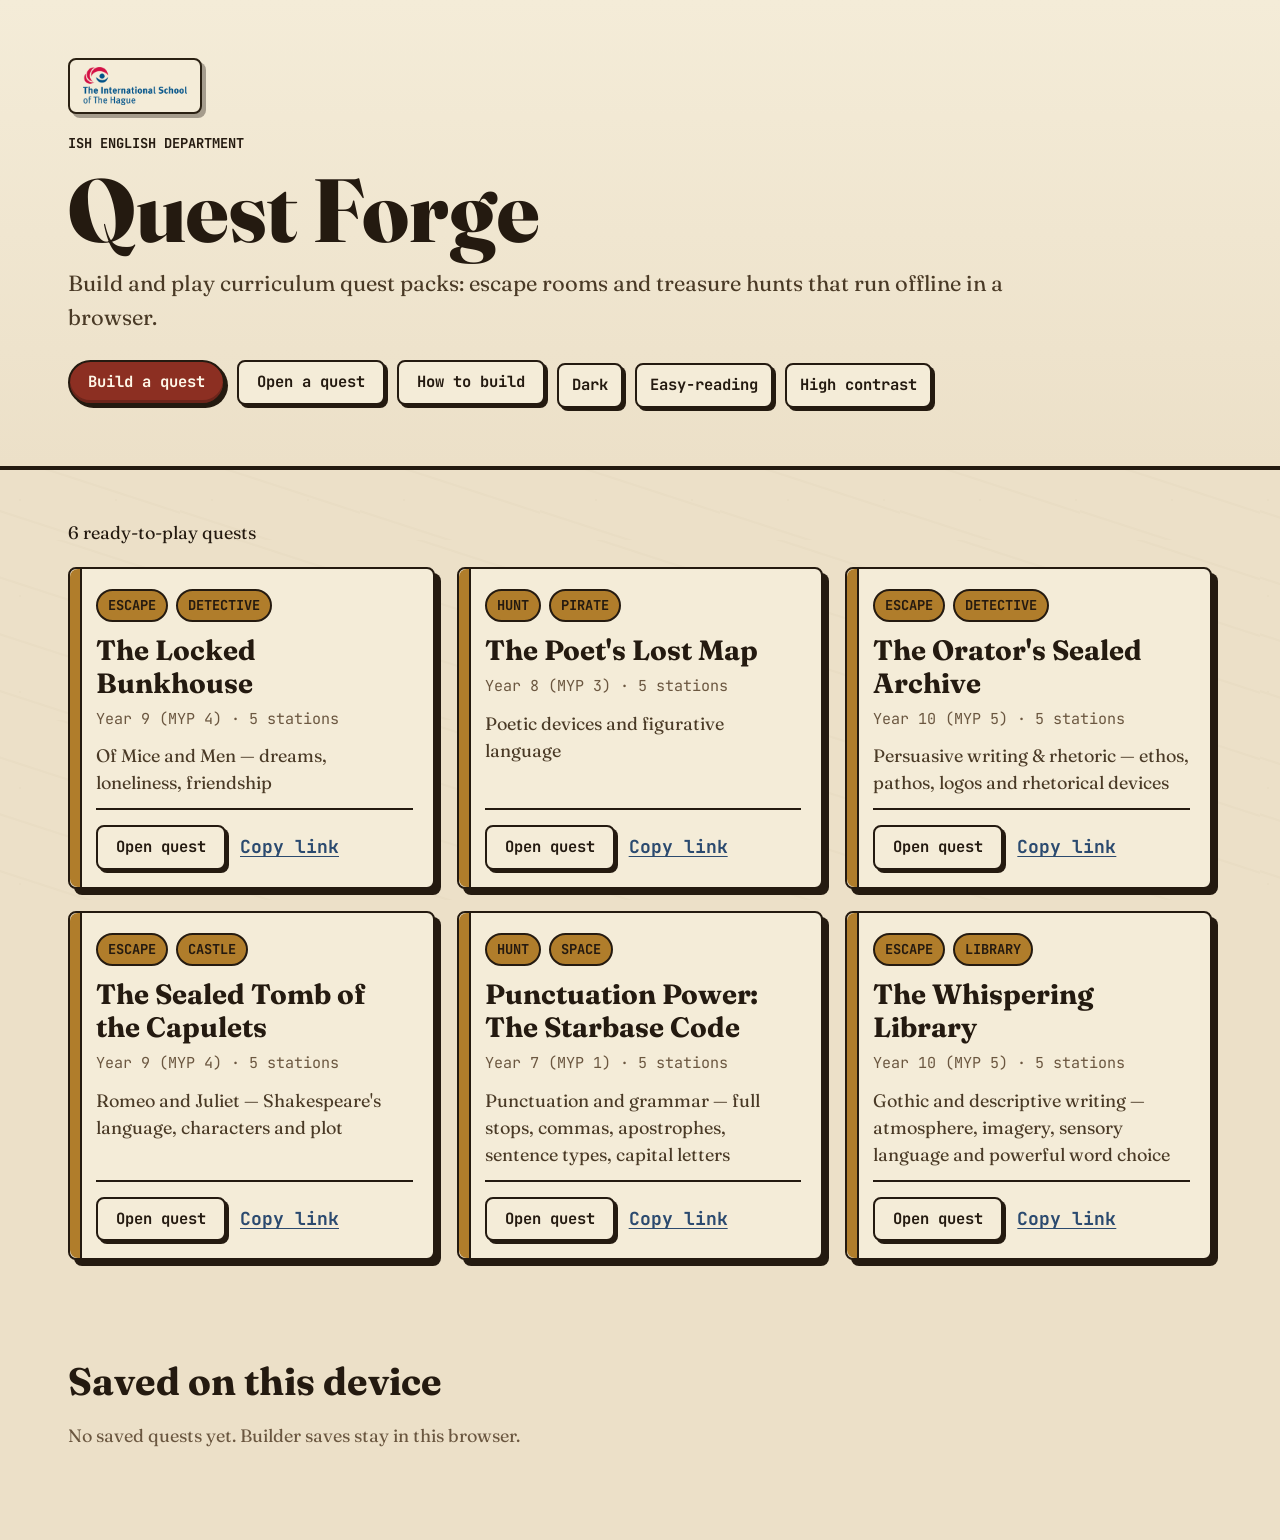
<file: index.html>
<!DOCTYPE html>
<html lang="en" data-theme="light" data-font="standard" data-contrast="normal">
<head>
  <meta charset="UTF-8" />
  <meta name="viewport" content="width=device-width, initial-scale=1.0" />
  <meta name="description" content="Quest Forge for the ISH English department: build and play browser-based English escape rooms and treasure hunts." />
  <title>Quest Forge · ISH English</title>
  <script>
    (function () {
      try {
        var raw = localStorage.getItem("ishQuest.prefs.v1");
        var p = raw ? JSON.parse(raw) : {};
        var theme = p.theme || (matchMedia("(prefers-color-scheme: dark)").matches ? "dark" : "light");
        document.documentElement.dataset.theme = theme;
        document.documentElement.dataset.font = p.font === "dyslexic" ? "dyslexic" : "standard";
        document.documentElement.dataset.contrast = p.contrast ? "high" : "normal";
        document.documentElement.dataset.size = p.biggerText ? "big" : "normal";
      } catch (e) {}
    })();
  </script>
  <link rel="preconnect" href="https://fonts.googleapis.com" />
  <link rel="preconnect" href="https://fonts.gstatic.com" crossorigin />
  <link href="https://fonts.googleapis.com/css2?family=Atkinson+Hyperlegible:wght@400;700&family=Fraunces:opsz,wght@9..144,600..900&family=JetBrains+Mono:wght@400;600;700&display=swap" rel="stylesheet" />
  <link rel="icon" href="assets/favicon.svg" />
  <link rel="stylesheet" href="styles.css?v=3" />
  <script src="config.js?v=3"></script>
</head>
<body>
  <a class="skip-link" href="#main">Skip to quests</a>
  <div id="launcherRoot"></div>
  <div class="toast" id="toast" role="status" aria-live="polite" hidden></div>

  <script src="vendor/lz-string.min.js?v=3"></script>
  <script src="schema.js?v=3"></script>
  <script src="store.js?v=3"></script>
  <script src="share.js?v=3"></script>
  <script src="data.js?v=3"></script>
  <script src="launcher.js?v=3"></script>
</body>
</html>
</file>
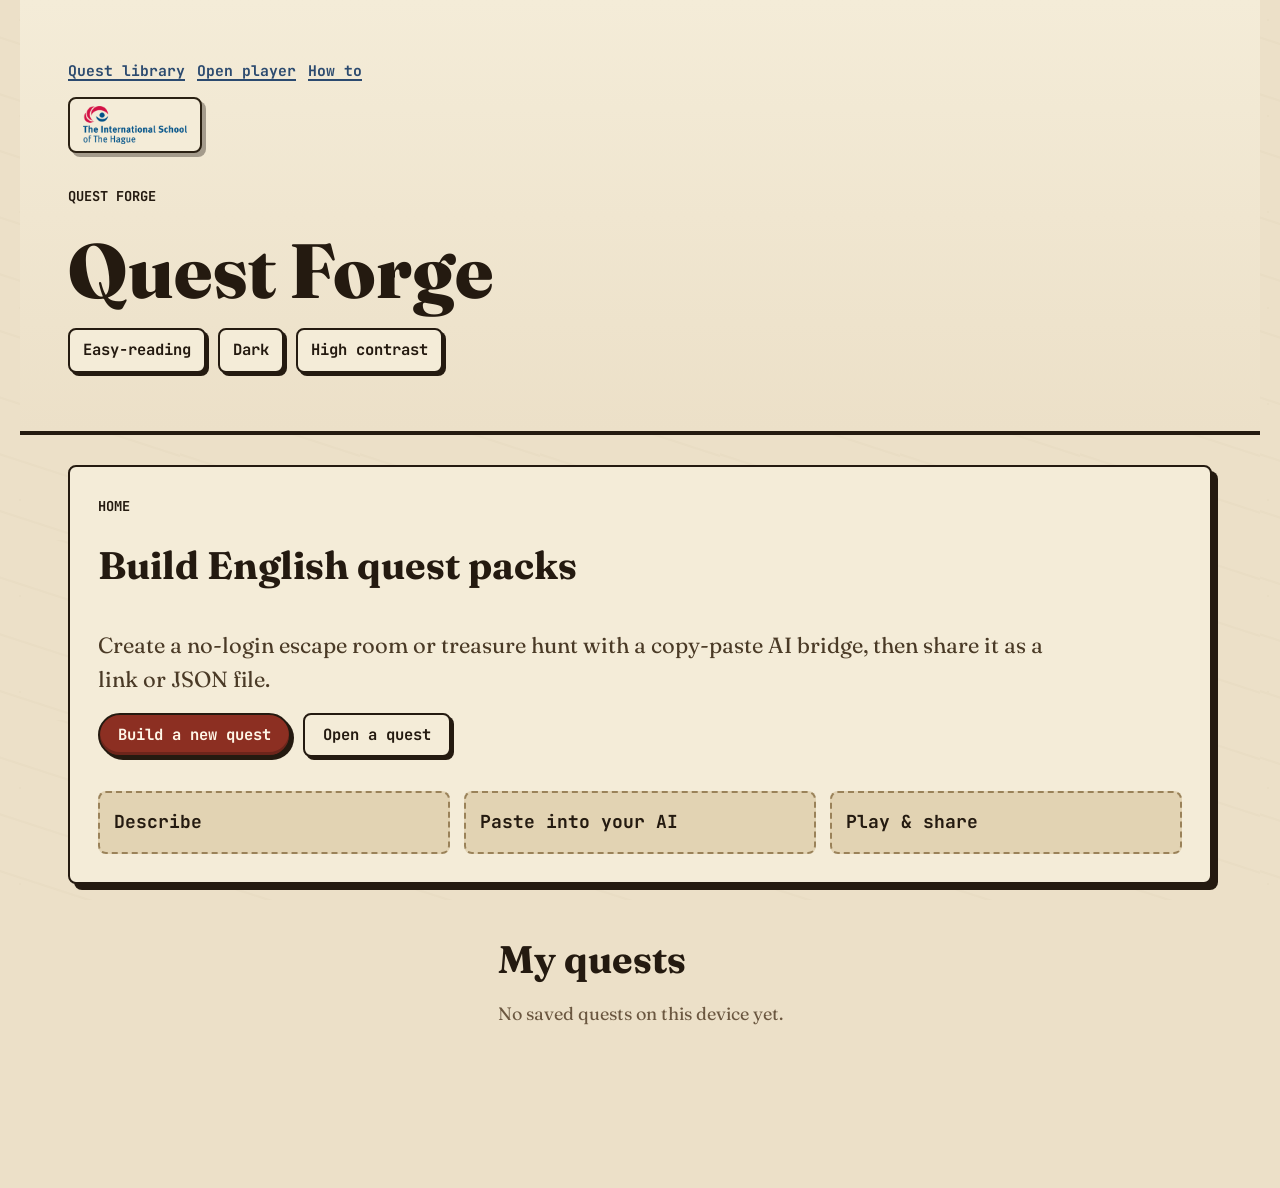
<file: build.html>
<!DOCTYPE html>
<html lang="en" data-theme="light" data-font="standard" data-contrast="normal">
<head>
  <meta charset="UTF-8" />
  <meta name="viewport" content="width=device-width, initial-scale=1.0" />
  <meta name="description" content="Build an ISH English quest pack with a copy-paste AI bridge, then preview, save, export, or share it." />
  <title>Build a Quest · Quest Forge</title>
  <script>
    (function () {
      try {
        var raw = localStorage.getItem("ishQuest.prefs.v1");
        var p = raw ? JSON.parse(raw) : {};
        var theme = p.theme || (matchMedia("(prefers-color-scheme: dark)").matches ? "dark" : "light");
        document.documentElement.dataset.theme = theme;
        document.documentElement.dataset.font = p.font === "dyslexic" ? "dyslexic" : "standard";
        document.documentElement.dataset.contrast = p.contrast ? "high" : "normal";
        document.documentElement.dataset.size = p.biggerText ? "big" : "normal";
      } catch (e) {}
    })();
  </script>
  <link rel="preconnect" href="https://fonts.googleapis.com" />
  <link rel="preconnect" href="https://fonts.gstatic.com" crossorigin />
  <link href="https://fonts.googleapis.com/css2?family=Atkinson+Hyperlegible:wght@400;700&family=Fraunces:opsz,wght@9..144,600..900&family=JetBrains+Mono:wght@400;600;700&display=swap" rel="stylesheet" />
  <link rel="icon" href="assets/favicon.svg" />
  <link rel="stylesheet" href="styles.css?v=3" />
  <script src="config.js?v=3"></script>
</head>
<body>
  <a class="skip-link" href="#main">Skip to builder</a>
  <div id="builderRoot"></div>
  <div class="toast" id="toast" role="status" aria-live="polite" hidden></div>

  <script src="vendor/lz-string.min.js?v=3"></script>
  <script src="schema.js?v=3"></script>
  <script src="answer.js?v=3"></script>
  <script src="store.js?v=3"></script>
  <script src="share.js?v=3"></script>
  <script src="prompt.js?v=3"></script>
  <script src="puzzles.js?v=3"></script>
  <script src="player.js?v=3"></script>
  <script src="builder.js?v=3"></script>
</body>
</html>
</file>
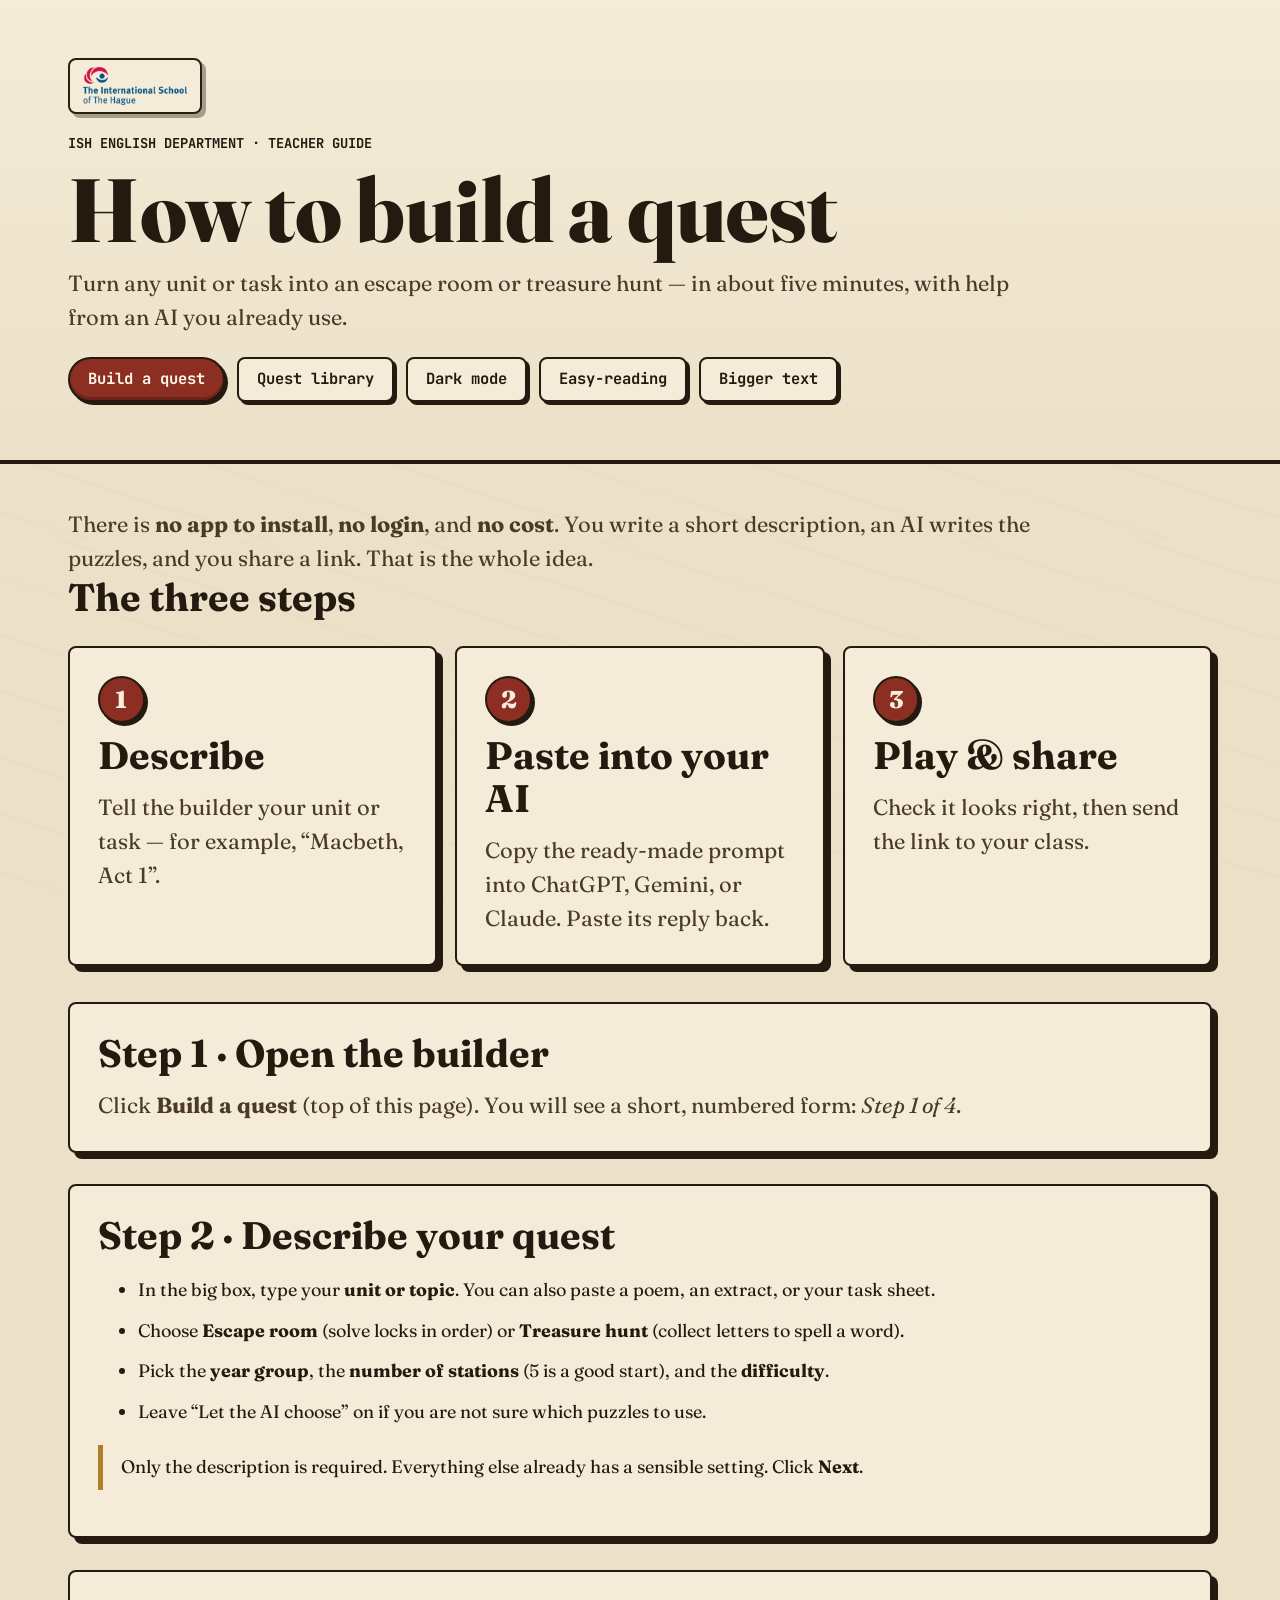
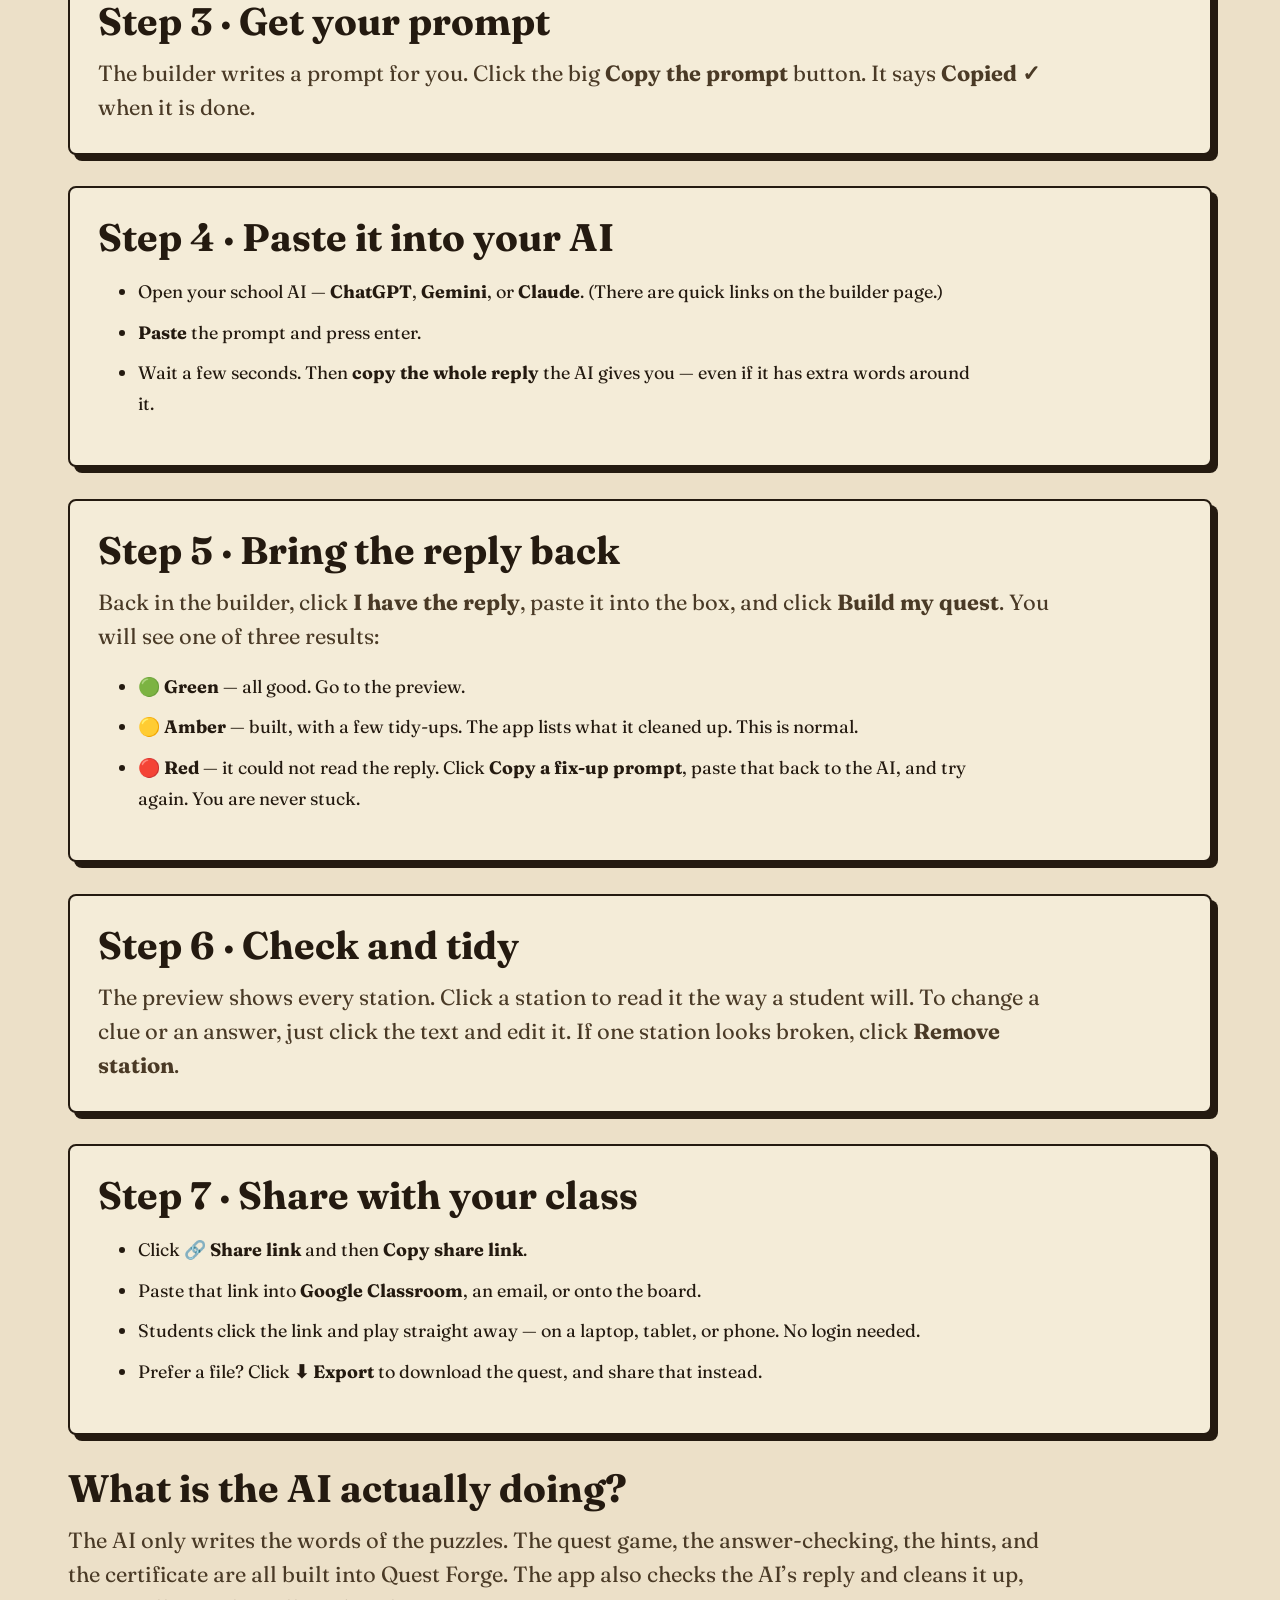
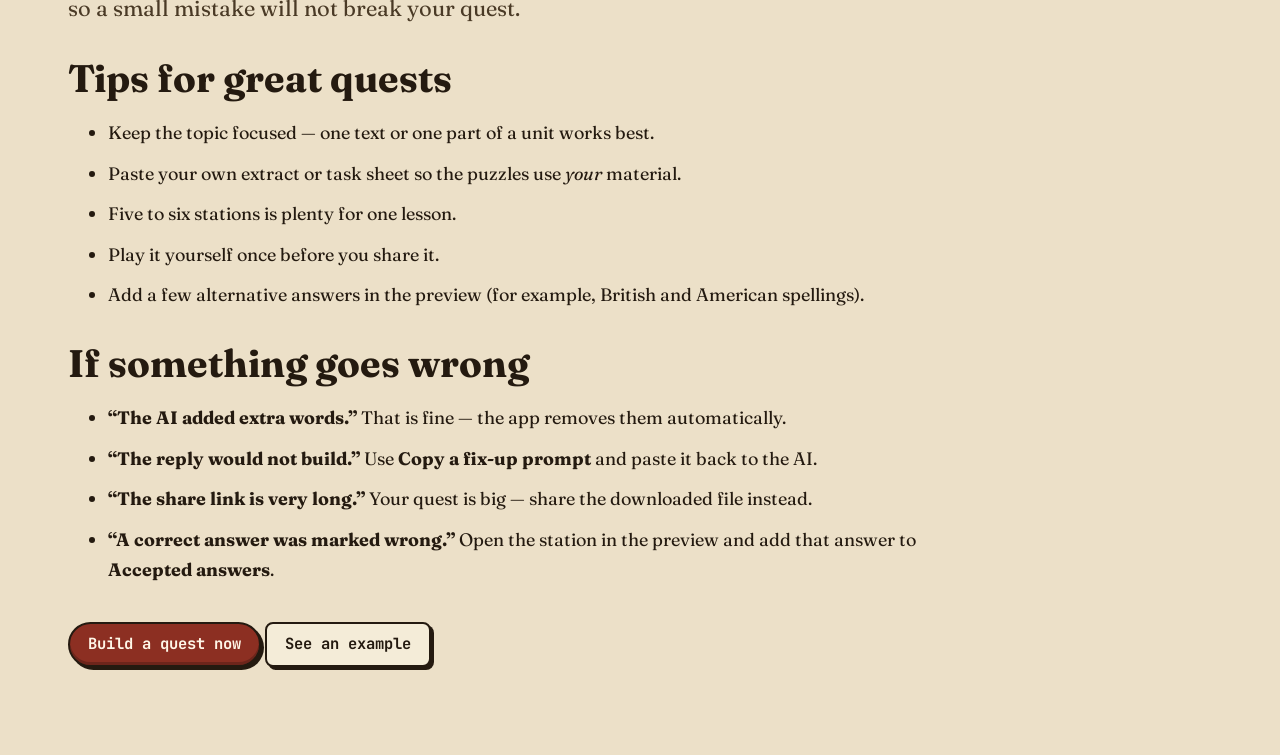
<file: how-to.html>
<!DOCTYPE html>
<html lang="en" data-theme="light" data-font="standard" data-contrast="normal">
<head>
  <meta charset="UTF-8" />
  <meta name="viewport" content="width=device-width, initial-scale=1.0" />
  <meta name="description" content="A simple, step-by-step guide for teachers: build an English escape room or treasure hunt with the help of any AI." />
  <title>How to build a quest · Quest Forge</title>
  <script>
    (function () {
      try {
        var raw = localStorage.getItem("ishQuest.prefs.v1");
        var p = raw ? JSON.parse(raw) : {};
        var theme = p.theme || (matchMedia("(prefers-color-scheme: dark)").matches ? "dark" : "light");
        document.documentElement.dataset.theme = theme;
        document.documentElement.dataset.font = p.font === "dyslexic" ? "dyslexic" : "standard";
        document.documentElement.dataset.contrast = p.contrast ? "high" : "normal";
        document.documentElement.dataset.size = p.biggerText ? "big" : "normal";
      } catch (e) {}
    })();
  </script>
  <link rel="preconnect" href="https://fonts.googleapis.com" />
  <link rel="preconnect" href="https://fonts.gstatic.com" crossorigin />
  <link href="https://fonts.googleapis.com/css2?family=Atkinson+Hyperlegible:wght@400;700&family=Fraunces:opsz,wght@9..144,600..900&family=JetBrains+Mono:wght@400;600;700&display=swap" rel="stylesheet" />
  <link rel="icon" href="assets/favicon.svg" />
  <link rel="stylesheet" href="styles.css?v=3" />
  <script src="config.js?v=3"></script>
</head>
<body>
  <a class="skip-link" href="#main">Skip to the guide</a>

  <header class="masthead launcher-head">
    <div class="masthead__inner">
      <div class="masthead__brand">
        <div class="brand-plate"><img class="brand-plate__img" src="assets/ish-logo.png" alt="The International School of The Hague" /></div>
        <p class="kicker">ISH English Department · Teacher guide</p>
        <h1 class="wordmark">How to build a quest</h1>
        <p class="lede">Turn any unit or task into an escape room or treasure hunt — in about five minutes, with help from an AI you already use.</p>
      </div>
      <div class="masthead__actions">
        <a class="btn btn--primary wax-btn" href="build.html">Build a quest</a>
        <a class="btn btn--ghost" href="index.html">Quest library</a>
        <button type="button" class="btn btn--ghost" data-pref="theme">Dark mode</button>
        <button type="button" class="btn btn--ghost" data-pref="font" aria-pressed="false">Easy-reading</button>
        <button type="button" class="btn btn--ghost" data-pref="biggerText" aria-pressed="false">Bigger text</button>
      </div>
    </div>
  </header>

  <main class="layout" id="main">
    <p class="story-text">There is <strong>no app to install</strong>, <strong>no login</strong>, and <strong>no cost</strong>. You write a short description, an AI writes the puzzles, and you share a link. That is the whole idea.</p>

    <h2 class="section-title">The three steps</h2>
    <ol class="howto-steps">
      <li class="scroll-card">
        <span class="howto-badge">1</span>
        <h3 class="section-title">Describe</h3>
        <p class="story-text">Tell the builder your unit or task — for example, “Macbeth, Act 1”.</p>
      </li>
      <li class="scroll-card">
        <span class="howto-badge">2</span>
        <h3 class="section-title">Paste into your AI</h3>
        <p class="story-text">Copy the ready-made prompt into ChatGPT, Gemini, or Claude. Paste its reply back.</p>
      </li>
      <li class="scroll-card">
        <span class="howto-badge">3</span>
        <h3 class="section-title">Play &amp; share</h3>
        <p class="story-text">Check it looks right, then send the link to your class.</p>
      </li>
    </ol>

    <section class="howto-section scroll-card">
      <h2 class="section-title">Step 1 · Open the builder</h2>
      <p class="story-text">Click <strong>Build a quest</strong> (top of this page). You will see a short, numbered form: <em>Step 1 of 4</em>.</p>
    </section>

    <section class="howto-section scroll-card">
      <h2 class="section-title">Step 2 · Describe your quest</h2>
      <ul class="howto-list">
        <li>In the big box, type your <strong>unit or topic</strong>. You can also paste a poem, an extract, or your task sheet.</li>
        <li>Choose <strong>Escape room</strong> (solve locks in order) or <strong>Treasure hunt</strong> (collect letters to spell a word).</li>
        <li>Pick the <strong>year group</strong>, the <strong>number of stations</strong> (5 is a good start), and the <strong>difficulty</strong>.</li>
        <li>Leave “Let the AI choose” on if you are not sure which puzzles to use.</li>
      </ul>
      <p class="howto-callout">Only the description is required. Everything else already has a sensible setting. Click <strong>Next</strong>.</p>
    </section>

    <section class="howto-section scroll-card">
      <h2 class="section-title">Step 3 · Get your prompt</h2>
      <p class="story-text">The builder writes a prompt for you. Click the big <strong>Copy the prompt</strong> button. It says <strong>Copied ✓</strong> when it is done.</p>
    </section>

    <section class="howto-section scroll-card">
      <h2 class="section-title">Step 4 · Paste it into your AI</h2>
      <ul class="howto-list">
        <li>Open your school AI — <strong>ChatGPT</strong>, <strong>Gemini</strong>, or <strong>Claude</strong>. (There are quick links on the builder page.)</li>
        <li><strong>Paste</strong> the prompt and press enter.</li>
        <li>Wait a few seconds. Then <strong>copy the whole reply</strong> the AI gives you — even if it has extra words around it.</li>
      </ul>
    </section>

    <section class="howto-section scroll-card">
      <h2 class="section-title">Step 5 · Bring the reply back</h2>
      <p class="story-text">Back in the builder, click <strong>I have the reply</strong>, paste it into the box, and click <strong>Build my quest</strong>. You will see one of three results:</p>
      <ul class="howto-list">
        <li>🟢 <strong>Green</strong> — all good. Go to the preview.</li>
        <li>🟡 <strong>Amber</strong> — built, with a few tidy-ups. The app lists what it cleaned up. This is normal.</li>
        <li>🔴 <strong>Red</strong> — it could not read the reply. Click <strong>Copy a fix-up prompt</strong>, paste that back to the AI, and try again. You are never stuck.</li>
      </ul>
    </section>

    <section class="howto-section scroll-card">
      <h2 class="section-title">Step 6 · Check and tidy</h2>
      <p class="story-text">The preview shows every station. Click a station to read it the way a student will. To change a clue or an answer, just click the text and edit it. If one station looks broken, click <strong>Remove station</strong>.</p>
    </section>

    <section class="howto-section scroll-card">
      <h2 class="section-title">Step 7 · Share with your class</h2>
      <ul class="howto-list">
        <li>Click <strong>🔗 Share link</strong> and then <strong>Copy share link</strong>.</li>
        <li>Paste that link into <strong>Google Classroom</strong>, an email, or onto the board.</li>
        <li>Students click the link and play straight away — on a laptop, tablet, or phone. No login needed.</li>
        <li>Prefer a file? Click <strong>⬇ Export</strong> to download the quest, and share that instead.</li>
      </ul>
    </section>

    <section class="howto-section">
      <h2 class="section-title">What is the AI actually doing?</h2>
      <p class="story-text">The AI only writes the words of the puzzles. The quest game, the answer-checking, the hints, and the certificate are all built into Quest Forge. The app also checks the AI’s reply and cleans it up, so a small mistake will not break your quest.</p>
    </section>

    <section class="howto-section">
      <h2 class="section-title">Tips for great quests</h2>
      <ul class="howto-list">
        <li>Keep the topic focused — one text or one part of a unit works best.</li>
        <li>Paste your own extract or task sheet so the puzzles use <em>your</em> material.</li>
        <li>Five to six stations is plenty for one lesson.</li>
        <li>Play it yourself once before you share it.</li>
        <li>Add a few alternative answers in the preview (for example, British and American spellings).</li>
      </ul>
    </section>

    <section class="howto-section">
      <h2 class="section-title">If something goes wrong</h2>
      <ul class="howto-list">
        <li><strong>“The AI added extra words.”</strong> That is fine — the app removes them automatically.</li>
        <li><strong>“The reply would not build.”</strong> Use <strong>Copy a fix-up prompt</strong> and paste it back to the AI.</li>
        <li><strong>“The share link is very long.”</strong> Your quest is big — share the downloaded file instead.</li>
        <li><strong>“A correct answer was marked wrong.”</strong> Open the station in the preview and add that answer to <strong>Accepted answers</strong>.</li>
      </ul>
    </section>

    <div class="howto-cta">
      <a class="btn btn--primary wax-btn" href="build.html">Build a quest now</a>
      <a class="btn btn--ghost" href="play.html?id=omam-locked-bunkhouse">See an example</a>
    </div>
  </main>

  <div class="toast" id="toast" role="status" aria-live="polite" hidden></div>

  <script>
    (function () {
      var KEY = "ishQuest.prefs.v1";
      function load() { try { return JSON.parse(localStorage.getItem(KEY)) || {}; } catch (e) { return {}; } }
      function save(p) { try { localStorage.setItem(KEY, JSON.stringify(p)); } catch (e) {} }
      function apply(p) {
        var d = document.documentElement.dataset;
        d.theme = p.theme || (matchMedia("(prefers-color-scheme: dark)").matches ? "dark" : "light");
        d.font = p.font === "dyslexic" ? "dyslexic" : "standard";
        d.contrast = p.contrast ? "high" : "normal";
        d.size = p.biggerText ? "big" : "normal";
      }
      function sync() {
        var p = load();
        var theme = document.documentElement.dataset.theme;
        var t = document.querySelector('[data-pref="theme"]');
        if (t) t.textContent = theme === "dark" ? "Light mode" : "Dark mode";
        var f = document.querySelector('[data-pref="font"]');
        if (f) f.setAttribute("aria-pressed", String(p.font === "dyslexic"));
        var b = document.querySelector('[data-pref="biggerText"]');
        if (b) b.setAttribute("aria-pressed", String(!!p.biggerText));
      }
      document.addEventListener("click", function (e) {
        var btn = e.target.closest("[data-pref]");
        if (!btn) return;
        var p = load();
        var k = btn.getAttribute("data-pref");
        if (k === "theme") p.theme = document.documentElement.dataset.theme === "dark" ? "light" : "dark";
        else if (k === "font") p.font = p.font === "dyslexic" ? "standard" : "dyslexic";
        else if (k === "biggerText") p.biggerText = !p.biggerText;
        save(p);
        apply(p);
        sync();
      });
      apply(load());
      sync();
    })();
  </script>
</body>
</html>
</file>
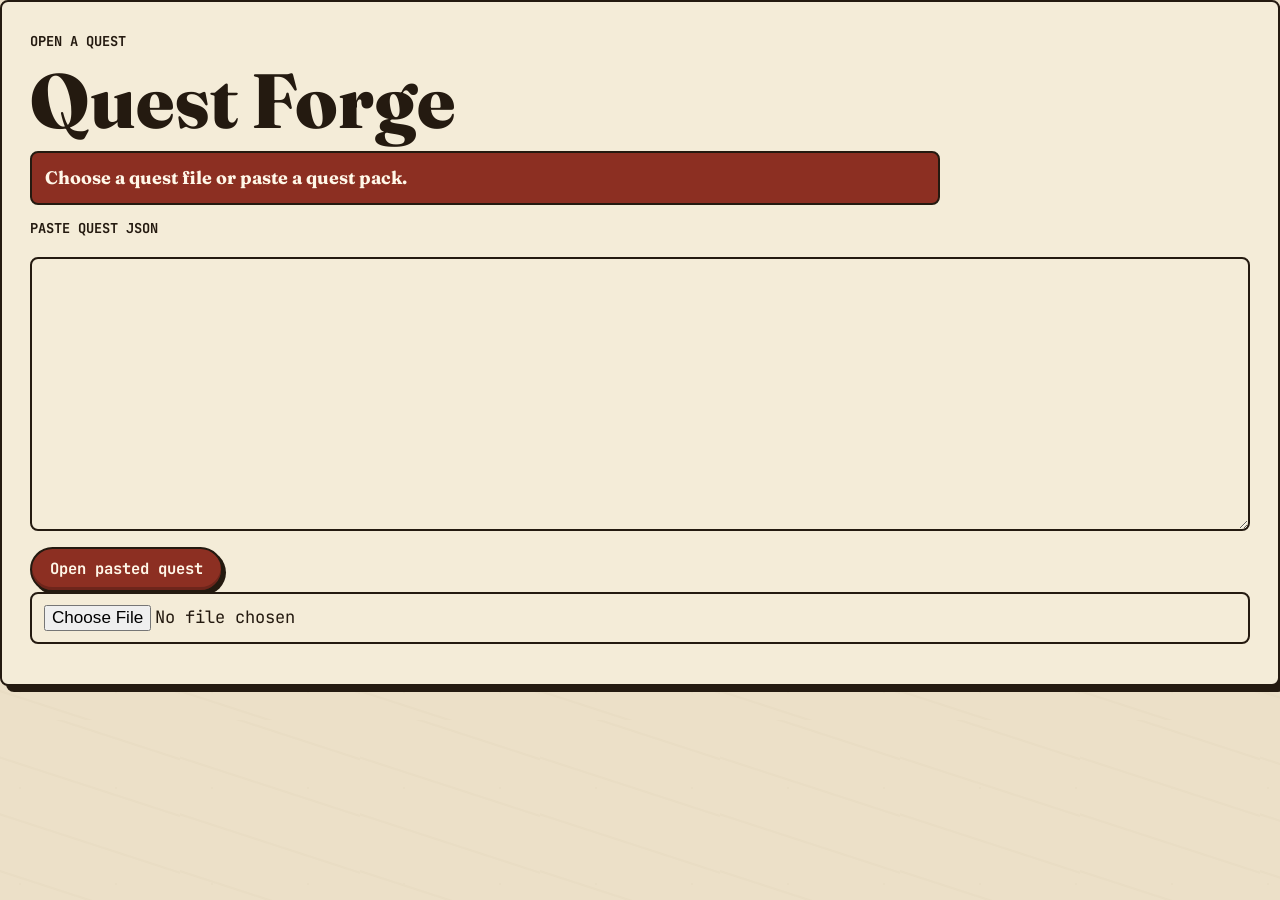
<file: play.html>
<!DOCTYPE html>
<html lang="en" data-theme="light" data-font="standard" data-contrast="normal">
<head>
  <meta charset="UTF-8" />
  <meta name="viewport" content="width=device-width, initial-scale=1.0" />
  <meta name="description" content="Play an ISH English quest pack offline in your browser." />
  <title>Play Quest · Quest Forge</title>
  <script>
    (function () {
      try {
        var raw = localStorage.getItem("ishQuest.prefs.v1");
        var p = raw ? JSON.parse(raw) : {};
        var theme = p.theme || (matchMedia("(prefers-color-scheme: dark)").matches ? "dark" : "light");
        document.documentElement.dataset.theme = theme;
        document.documentElement.dataset.font = p.font === "dyslexic" ? "dyslexic" : "standard";
        document.documentElement.dataset.contrast = p.contrast ? "high" : "normal";
        document.documentElement.dataset.size = p.biggerText ? "big" : "normal";
      } catch (e) {}
    })();
  </script>
  <link rel="preconnect" href="https://fonts.googleapis.com" />
  <link rel="preconnect" href="https://fonts.gstatic.com" crossorigin />
  <link href="https://fonts.googleapis.com/css2?family=Atkinson+Hyperlegible:wght@400;700&family=Fraunces:opsz,wght@9..144,600..900&family=JetBrains+Mono:wght@400;600;700&display=swap" rel="stylesheet" />
  <link rel="icon" href="assets/favicon.svg" />
  <link rel="stylesheet" href="styles.css?v=3" />
  <script src="config.js?v=3"></script>
</head>
<body>
  <a class="skip-link" href="#main">Skip to quest</a>
  <div id="playerRoot"></div>
  <div class="toast" id="toast" role="status" aria-live="polite" hidden></div>

  <script src="vendor/lz-string.min.js?v=3"></script>
  <script src="schema.js?v=3"></script>
  <script src="answer.js?v=3"></script>
  <script src="store.js?v=3"></script>
  <script src="share.js?v=3"></script>
  <script src="puzzles.js?v=3"></script>
  <script src="player.js?v=3"></script>
  <script src="data.js?v=3"></script>
</body>
</html>
</file>
<file: styles.css>
/* ============================================================
   Quest Forge — ISH English quest builder/player
   Cartographer's Library: parchment, ink, brass, wax seals.
   Vanilla HTML/CSS/JS, no build step.
   ============================================================ */

:root {
  --parchment: #ece0c8;
  --parchment-2: #e2d3b3;
  --vellum: #f4ecd8;
  --ink: #241a10;
  --ink-soft: #4a3a26;
  --ink-mute: #6b5740;
  --seal-red: #8c2f22;
  --brass: #b07d2b;
  --brass-bright: #d8a13e;
  --forest: #3a5a40;
  --ink-blue: #2b4a6f;
  --map-line: #9a8259;

  --bg: var(--parchment);
  --surface: var(--vellum);
  --surface-2: var(--parchment-2);
  --bad: var(--seal-red);
  --good: var(--forest);
  --rule: 2px;
  --rule-thick: 4px;
  --radius: 8px;
  --shadow: 6px 6px 0 var(--ink);
  --shadow-sm: 3px 3px 0 var(--ink);
  --maxw: 1240px;
  --measure: 70ch;
  --font-display: "Fraunces", Georgia, "Times New Roman", serif;
  --font-mono: "JetBrains Mono", ui-monospace, SFMono-Regular, Menlo, monospace;
  --font-body: "Fraunces", Georgia, "Times New Roman", serif;
  --ease: cubic-bezier(0.2, 0, 0, 1);
}

[data-theme="dark"] {
  --bg: #15110b;
  --surface: #241c12;
  --surface-2: #2f2517;
  --ink: #efe4cc;
  --ink-soft: #cdbf9f;
  --ink-mute: #9c8c6e;
  --seal-red: #c4503e;
  --brass: #d8a13e;
  --brass-bright: #f1c364;
  --forest: #6aa06f;
  --ink-blue: #7fa8d4;
  --map-line: #8e7650;
  --shadow: 0 0 0 2px var(--map-line), 0 12px 36px rgba(0, 0, 0, 0.45);
  --shadow-sm: 0 0 0 2px var(--map-line), 0 8px 20px rgba(0, 0, 0, 0.35);
}

[data-font="dyslexic"] {
  --font-body: "Atkinson Hyperlegible", Arial, sans-serif;
  --font-display: "Atkinson Hyperlegible", Arial, sans-serif;
  --font-mono: "Atkinson Hyperlegible", Arial, sans-serif;
  --measure: 62ch;
}

[data-font="dyslexic"] body {
  letter-spacing: 0.02em;
  word-spacing: 0.08em;
  line-height: 1.8;
}

[data-size="big"] { font-size: 118%; }

[data-contrast="high"] {
  --ink-soft: var(--ink);
  --ink-mute: var(--ink);
  --rule: 3px;
  --shadow-sm: 4px 4px 0 var(--ink);
}

@media (prefers-contrast: more) {
  :root {
    --ink-soft: var(--ink);
    --ink-mute: var(--ink);
    --rule: 3px;
  }
}

* { box-sizing: border-box; }
html { font-size: 112.5%; scroll-behavior: smooth; }

body {
  margin: 0;
  min-height: 100vh;
  background: var(--bg);
  color: var(--ink);
  font-family: var(--font-body);
  font-size: 1rem;
  line-height: 1.7;
  letter-spacing: 0;
  -webkit-font-smoothing: antialiased;
  overflow-x: clip;
}

body::before {
  content: "";
  position: fixed;
  inset: 0;
  pointer-events: none;
  background-image:
    radial-gradient(circle at 20px 20px, var(--map-line) 1px, transparent 1.5px),
    repeating-linear-gradient(18deg, transparent 0 26px, var(--map-line) 27px 28px, transparent 29px 54px);
  background-size: 96px 96px, 180px 180px;
  opacity: 0.03;
  z-index: 0;
}

body > * { position: relative; z-index: 1; }
a { color: var(--ink-blue); text-decoration-thickness: 2px; text-underline-offset: 3px; }
p, li { max-width: var(--measure); }
button, input, textarea, select { font: inherit; }

.mono { font-family: var(--font-mono); }
.sr-only {
  position: absolute;
  width: 1px;
  height: 1px;
  padding: 0;
  margin: -1px;
  overflow: hidden;
  clip: rect(0, 0, 0, 0);
  white-space: nowrap;
  border: 0;
}

.skip-link {
  position: absolute;
  left: -999px;
  top: 0;
  background: var(--ink);
  color: var(--surface);
  padding: 10px 16px;
  font-family: var(--font-mono);
  font-weight: 700;
  z-index: 100;
}
.skip-link:focus { left: 0; }

:where(button, a, input, select, textarea, [tabindex]):focus-visible {
  outline: var(--rule) solid var(--seal-red);
  outline-offset: 2px;
}
[data-theme="dark"] :where(button, a, input, select, textarea, [tabindex]):focus-visible {
  outline-color: var(--brass);
}

/* ---------- Buttons ---------- */
.btn, .icon-btn, .card__open {
  display: inline-flex;
  align-items: center;
  justify-content: center;
  gap: 8px;
  min-height: 44px;
  border: var(--rule) solid var(--ink);
  border-radius: var(--radius);
  background: var(--surface);
  color: var(--ink);
  box-shadow: var(--shadow-sm);
  cursor: pointer;
  font-family: var(--font-mono);
  font-size: 0.86rem;
  font-weight: 700;
  letter-spacing: 0;
  line-height: 1.2;
  text-decoration: none;
  padding: 11px 18px;
  transition: transform 0.08s var(--ease), box-shadow 0.08s var(--ease), background 0.12s, color 0.12s;
}
.btn:hover, .icon-btn:hover, .card__open:hover { transform: translate(-1px, -1px); box-shadow: 5px 5px 0 var(--ink); }
.btn:active, .icon-btn:active, .card__open:active { transform: translate(2px, 2px); box-shadow: 0 0 0 var(--ink); }
.btn--primary, .wax-btn {
  background: var(--seal-red);
  color: #fff7e8;
  border-radius: 999px;
  box-shadow: inset 0 -3px 0 rgba(0, 0, 0, 0.22), var(--shadow-sm);
}
.btn--ghost { background: var(--surface); }
.btn--danger { background: var(--bad); color: #fff7e8; }
.icon-btn {
  width: 44px;
  min-width: 44px;
  padding: 0;
  font-size: 1.35rem;
}

/* ---------- Shared Shell ---------- */
.masthead, .quest-head {
  border-bottom: var(--rule-thick) solid var(--ink);
  background: linear-gradient(180deg, var(--surface), var(--bg));
}
.masthead__inner, .quest-head {
  max-width: var(--maxw);
  margin: 0 auto;
  padding: clamp(28px, 5vw, 58px) clamp(18px, 4vw, 48px);
}
.masthead__inner {
  display: grid;
  grid-template-columns: 1fr;
  gap: 22px;
}
.quest-head {
  display: grid;
  gap: 14px;
}
.top-links {
  display: flex;
  flex-wrap: wrap;
  gap: 12px;
  font-family: var(--font-mono);
  font-size: 0.82rem;
  font-weight: 700;
}
.top-link { color: var(--ink-blue); }
.kicker, .filter-group__title, .field__legend, .sort__label {
  margin: 0 0 10px;
  font-family: var(--font-mono);
  font-size: 0.76rem;
  font-weight: 700;
  letter-spacing: 0;
  text-transform: uppercase;
  color: var(--ink);
}
.wordmark {
  margin: 0;
  font-family: var(--font-display);
  font-weight: 800;
  font-size: clamp(2.6rem, 7vw, 5.5rem);
  line-height: 0.98;
  letter-spacing: 0;
  overflow-wrap: break-word;
  hyphens: none;
  text-wrap: balance;
}
.quest-title { font-size: clamp(2.6rem, 6vw, 5.4rem); }
.lede, .story-text {
  margin: 14px 0 0;
  color: var(--ink-soft);
  font-size: 1.22rem;
  line-height: 1.55;
}
.masthead__actions, .hero-actions, .quest-controls, .station-actions, .footer-bar, .modal__foot {
  display: flex;
  align-items: center;
  flex-wrap: wrap;
  gap: 12px;
}
.masthead__actions { justify-content: flex-start; }
.quest-controls { margin-top: 6px; }
.control-btn { padding-inline: 13px; }
.control-btn[aria-pressed="true"], .chip[aria-pressed="true"] {
  background: var(--ink);
  color: var(--surface);
}

.layout, .quest-main, .builder-main, .saved-section, .launcher-shell > .saved-section {
  max-width: var(--maxw);
  margin: 0 auto;
  padding: 30px clamp(18px, 4vw, 48px) 70px;
}
.launcher-layout { display: block; }
.quest-main, .builder-main { display: grid; gap: 24px; }
.section-title {
  margin: 0 0 12px;
  font-family: var(--font-display);
  font-size: clamp(1.75rem, 3vw, 2.6rem);
  line-height: 1.12;
  letter-spacing: 0;
}

/* ---------- Cards ---------- */
.scroll-card, .card, .modal, .empty {
  background: var(--surface);
  border: var(--rule) solid var(--ink);
  border-radius: var(--radius);
  box-shadow: var(--shadow);
}
.scroll-card { padding: clamp(18px, 3vw, 28px); }
.grid {
  list-style: none;
  display: grid;
  grid-template-columns: repeat(auto-fill, minmax(min(300px, 100%), 1fr));
  gap: 22px;
  margin: 0;
  padding: 0;
}
.card {
  position: relative;
  display: flex;
  flex-direction: column;
  padding: 20px 20px 16px 26px;
}
.card::before {
  content: "";
  position: absolute;
  inset: 0 auto 0 0;
  width: 10px;
  background: var(--brass);
  border-right: var(--rule) solid var(--ink);
  border-radius: var(--radius) 0 0 var(--radius);
}
.card__meta { display: flex; flex-wrap: wrap; gap: 8px; margin-bottom: 12px; }
.card__title {
  margin: 0 0 8px;
  font-family: var(--font-display);
  font-size: 1.55rem;
  line-height: 1.18;
  overflow-wrap: anywhere;
}
.card__source, .card__note, .field__hint, .feedback {
  margin: 0 0 12px;
  color: var(--ink-mute);
  line-height: 1.5;
}
.card__source { font-family: var(--font-mono); font-size: 0.84rem; }
.card__note { color: var(--ink-soft); }
.card__foot {
  margin-top: auto;
  display: flex;
  flex-wrap: wrap;
  gap: 10px;
  align-items: center;
  padding-top: 14px;
  border-top: var(--rule) solid var(--ink);
}
.card__del {
  border: 0;
  background: transparent;
  color: var(--ink-blue);
  font-family: var(--font-mono);
  font-weight: 700;
  cursor: pointer;
  padding: 8px 4px;
  text-decoration: underline;
  text-underline-offset: 3px;
}
.badge, .tag-field, .seal {
  display: inline-flex;
  align-items: center;
  min-height: 28px;
  border: var(--rule) solid var(--ink);
  border-radius: 999px;
  padding: 3px 10px;
  font-family: var(--font-mono);
  font-size: 0.76rem;
  font-weight: 700;
  text-transform: uppercase;
  letter-spacing: 0;
}
.tag-field, .badge { background: var(--brass); color: var(--ink); }
.seal { margin: 14px 0; width: fit-content; }
.seal--green { background: var(--forest); color: #fff; }
.seal--amber { background: var(--brass-bright); color: #1f160c; }
.seal--red { background: var(--seal-red); color: #fff7e8; }

/* ---------- Forms ---------- */
.field { display: grid; gap: 7px; margin-bottom: 16px; }
.field-row {
  display: grid;
  grid-template-columns: repeat(2, minmax(0, 1fr));
  gap: 16px;
}
input, textarea, select, .answer-input {
  width: 100%;
  border: var(--rule) solid var(--ink);
  border-radius: var(--radius);
  background: var(--surface);
  color: var(--ink);
  padding: 11px 12px;
  font-family: var(--font-mono);
  font-size: 0.95rem;
  line-height: 1.45;
}
textarea { resize: vertical; }
input:focus, textarea:focus, select:focus { box-shadow: var(--shadow-sm); }
.form-error {
  margin: 12px 0;
  background: var(--seal-red);
  color: #fff7e8;
  border: var(--rule) solid var(--ink);
  border-radius: var(--radius);
  padding: 10px 13px;
  font-weight: 700;
}
.tile-group {
  display: grid;
  grid-template-columns: repeat(auto-fit, minmax(min(220px, 100%), 1fr));
  gap: 12px;
}
.tile, .choice {
  display: grid;
  gap: 4px;
  text-align: left;
  border: var(--rule) solid var(--ink);
  border-radius: var(--radius);
  background: var(--surface);
  color: var(--ink);
  padding: 14px;
  cursor: pointer;
  box-shadow: var(--shadow-sm);
}
.tile[aria-checked="true"], .choice[aria-checked="true"] {
  background: var(--forest);
  color: #fff;
}
.tile__title, .choice__text { font-weight: 700; overflow-wrap: anywhere; }
.tile__desc { color: currentColor; opacity: 0.86; }
.filter-group__options, .word-bank {
  display: flex;
  flex-wrap: wrap;
  gap: 8px;
}
.chip {
  display: inline-flex;
  align-items: center;
  max-width: 100%;
  min-height: 38px;
  border: var(--rule) solid var(--ink);
  border-radius: 999px;
  background: var(--surface);
  color: var(--ink);
  padding: 7px 12px;
  cursor: pointer;
  font-family: var(--font-mono);
  font-size: 0.82rem;
  font-weight: 700;
}

/* ---------- Builder ---------- */
.builder-card { display: grid; gap: 16px; }
.how-strip {
  list-style: none;
  display: grid;
  grid-template-columns: repeat(3, minmax(0, 1fr));
  gap: 14px;
  padding: 0;
  margin: 18px 0 0;
}
.how-step {
  max-width: none;
  border: var(--rule) dashed var(--map-line);
  border-radius: var(--radius);
  padding: 14px;
  background: var(--surface-2);
  font-family: var(--font-mono);
  font-weight: 700;
}
.prompt-preview, .paste-area { min-height: 420px; }
.builder-preview-layout {
  display: grid;
  grid-template-columns: minmax(240px, 0.75fr) minmax(0, 1.5fr);
  gap: 22px;
  align-items: start;
}
.builder-station-list { margin: 0; }
.pack-glance {
  border-bottom: var(--rule) solid var(--ink);
  padding-bottom: 14px;
}
.station-preview { margin-top: 20px; }
.footer-bar {
  position: sticky;
  bottom: 0;
  z-index: 20;
  background: var(--surface-2);
  border: var(--rule) solid var(--ink);
  border-radius: var(--radius);
  box-shadow: var(--shadow-sm);
  padding: 12px;
}
.note-list { margin: 8px 0; padding-left: 1.2rem; }
.note-list--bad li { color: var(--seal-red); font-weight: 700; }
.size-meter {
  display: flex;
  flex-wrap: wrap;
  gap: 10px;
  align-items: center;
  border: var(--rule) solid var(--ink);
  border-radius: var(--radius);
  padding: 10px;
  margin-bottom: 14px;
}
.size-meter--green { background: rgba(58, 90, 64, 0.16); }
.size-meter--amber { background: rgba(216, 161, 62, 0.25); }
.size-meter--red { background: rgba(140, 47, 34, 0.18); }
.qr-grid {
  display: grid;
  grid-template-columns: repeat(11, 1fr);
  gap: 2px;
  width: 176px;
  height: 176px;
  padding: 8px;
  border: var(--rule) solid var(--ink);
  background: #fff7e8;
}
.qr-grid span { background: transparent; }
.qr-grid .is-dark { background: var(--ink); }

/* ---------- Player ---------- */
.play-layout {
  display: grid;
  grid-template-columns: minmax(230px, 0.8fr) minmax(0, 1.7fr);
  gap: 22px;
  align-items: start;
}
.corridor-list {
  list-style: none;
  margin: 0;
  padding: 0;
  display: grid;
  gap: 10px;
}
.corridor-lock {
  width: 100%;
  display: flex;
  align-items: center;
  gap: 10px;
  text-align: left;
  border: var(--rule) solid var(--ink);
  border-radius: var(--radius);
  background: var(--surface);
  color: var(--ink);
  padding: 11px;
  cursor: pointer;
}
.corridor-lock[aria-current="step"] {
  background: var(--brass-bright);
  color: #1f160c;
}
.corridor-lock:disabled {
  opacity: 0.62;
  cursor: not-allowed;
}
.lock--open { animation: unlock 0.24s var(--ease); }
@keyframes unlock {
  0% { transform: rotate(0); }
  35% { transform: rotate(-8deg); }
  70% { transform: rotate(8deg); }
  100% { transform: rotate(0); }
}
.station-panel { display: grid; gap: 14px; }
.puzzle-host { display: grid; gap: 14px; }
.puzzle-prompt {
  margin: 0;
  font-size: 1.18rem;
  font-weight: 700;
  color: var(--ink);
}
.cipher-box, .quote-card, .riddle-card, .passage, .word-grid {
  border: var(--rule) solid var(--ink);
  border-radius: var(--radius);
  background: var(--surface-2);
  padding: 16px;
  color: var(--ink);
  overflow-wrap: anywhere;
}
.cipher-box, .word-grid {
  font-family: var(--font-mono);
  font-size: 1.1rem;
  letter-spacing: 0.04em;
}
.choice-block { display: grid; gap: 9px; }
.choice-group { display: grid; gap: 10px; }
.choice {
  grid-template-columns: auto minmax(0, 1fr);
  align-items: center;
}
.choice__letter {
  display: inline-grid;
  place-items: center;
  width: 34px;
  height: 34px;
  border: var(--rule) solid currentColor;
  border-radius: 50%;
  font-family: var(--font-mono);
  font-weight: 700;
}
.sequence-list {
  display: grid;
  gap: 10px;
  margin: 0;
  padding-left: 1.35rem;
}
.sequence-item {
  max-width: none;
  border: var(--rule) solid var(--ink);
  border-radius: var(--radius);
  background: var(--surface-2);
  padding: 10px;
}
.sequence-item__text {
  display: block;
  margin-bottom: 8px;
  font-weight: 700;
}
.sequence-item__controls { display: flex; gap: 8px; }
.sequence-btn { width: 38px; min-width: 38px; height: 38px; min-height: 38px; }
.hint-area {
  border-top: var(--rule) dashed var(--map-line);
  padding-top: 12px;
}
.hint-list { margin: 0 0 12px; padding-left: 1.35rem; }
.reveal-box {
  display: flex;
  gap: 12px;
  align-items: flex-start;
  border: var(--rule) solid var(--forest);
  border-radius: var(--radius);
  background: rgba(58, 90, 64, 0.16);
  padding: 14px;
}
.reveal-box p { margin: 0; color: var(--ink); }
.fragment-earned { font-family: var(--font-mono); font-weight: 700; color: var(--forest); }
.score-line {
  margin: 4px 0 0;
  color: var(--ink-soft);
  font-family: var(--font-mono);
  font-size: 0.92rem;
  font-weight: 700;
}

/* Hunt map */
.hunt-layout {
  display: grid;
  grid-template-columns: minmax(220px, 0.75fr) minmax(0, 1.4fr);
  gap: 22px;
  align-items: start;
}
.final-code { grid-column: 1 / -1; }
.fragment-slots {
  display: flex;
  flex-wrap: wrap;
  gap: 8px;
  margin: 10px 0;
}
.fragment-slot {
  display: inline-grid;
  place-items: center;
  width: 44px;
  height: 44px;
  border: var(--rule) solid var(--ink);
  border-radius: 50%;
  background: var(--surface-2);
  font-family: var(--font-mono);
  font-weight: 700;
}
.fragment-slot.is-filled {
  background: var(--brass-bright);
  color: #1f160c;
}
.map-grid {
  position: relative;
  display: grid;
  grid-template-columns: repeat(auto-fit, minmax(min(180px, 100%), 1fr));
  gap: 18px;
}
.map-grid::before {
  content: "";
  position: absolute;
  inset: 20px;
  border: var(--rule) dashed var(--map-line);
  border-radius: 40%;
  pointer-events: none;
}
.map-node {
  position: relative;
  min-height: 148px;
  display: grid;
  align-content: center;
  justify-items: center;
  gap: 7px;
  border: var(--rule-thick) solid var(--ink);
  border-radius: 50%;
  background: var(--surface);
  color: var(--ink);
  box-shadow: var(--shadow-sm);
  cursor: pointer;
  text-align: center;
  padding: 16px;
}
.map-node.is-solved {
  background: var(--forest);
  color: #fff;
}
.map-node__icon { font-size: 1.7rem; }
.map-node__name { font-weight: 800; line-height: 1.2; overflow-wrap: anywhere; }
.map-node__status { font-family: var(--font-mono); font-size: 0.76rem; text-transform: uppercase; }
.final-form {
  display: grid;
  grid-template-columns: minmax(0, 1fr) auto;
  gap: 12px;
}

/* ---------- Certificate ---------- */
.certificate {
  margin-top: 20px;
  padding: 28px;
  border: var(--rule-thick) double var(--ink);
  background: var(--vellum);
  color: #241a10;
  text-align: center;
}
.certificate__kicker, .certificate__score {
  font-family: var(--font-mono);
  font-weight: 700;
  text-transform: uppercase;
}
.certificate__title {
  margin: 8px 0;
  font-family: "Fraunces", Georgia, serif;
  font-size: clamp(2rem, 5vw, 3.5rem);
}
.certificate__name { max-width: 520px; margin: 14px auto; text-align: left; }
.certificate__body { margin-inline: auto; font-size: 1.25rem; color: #241a10; }

/* ---------- Modal + Toast ---------- */
.modal {
  width: min(760px, calc(100vw - 28px));
  max-height: calc(100vh - 40px);
  padding: 0;
  color: var(--ink);
}
.station-dialog { width: min(880px, calc(100vw - 28px)); }
.modal::backdrop { background: rgba(20, 14, 8, 0.68); }
.modal__form {
  padding: 24px clamp(18px, 4vw, 30px);
  max-height: calc(100vh - 42px);
  overflow-y: auto;
}
.modal__head {
  display: flex;
  align-items: center;
  justify-content: space-between;
  gap: 14px;
  margin-bottom: 18px;
  border-bottom: var(--rule) solid var(--ink);
  padding-bottom: 12px;
}
.modal__title {
  margin: 0;
  font-family: var(--font-display);
  font-size: 2rem;
  line-height: 1.15;
}
.modal__foot {
  justify-content: flex-end;
  margin-top: 18px;
  padding-top: 14px;
  border-top: var(--rule) solid var(--ink);
}
.toast {
  position: fixed;
  left: 50%;
  bottom: 26px;
  transform: translateX(-50%) translateY(12px);
  display: flex;
  align-items: center;
  gap: 12px;
  max-width: min(620px, calc(100vw - 32px));
  background: var(--ink);
  color: var(--surface);
  border: var(--rule) solid var(--ink);
  border-radius: var(--radius);
  box-shadow: var(--shadow);
  padding: 12px 16px;
  opacity: 0;
  pointer-events: none;
  z-index: 80;
  transition: opacity 0.2s, transform 0.2s var(--ease);
}
.toast.show {
  opacity: 1;
  pointer-events: auto;
  transform: translateX(-50%) translateY(0);
}
.toast__action, .toast__close {
  border: var(--rule) solid var(--surface);
  border-radius: 999px;
  background: transparent;
  color: var(--surface);
  cursor: pointer;
  font-family: var(--font-mono);
  font-size: 0.76rem;
  font-weight: 700;
  padding: 5px 10px;
}

.empty {
  text-align: center;
  padding: 72px 20px;
  border-style: dashed;
}
.empty__hint { color: var(--ink-mute); }
.status-dot {
  margin-left: auto;
  color: var(--forest);
  font-family: var(--font-mono);
  font-size: 0.72rem;
  text-transform: uppercase;
}
.status-dot--bad { color: var(--seal-red); }

@media (max-width: 900px) {
  .masthead__inner, .play-layout, .hunt-layout, .builder-preview-layout {
    grid-template-columns: 1fr;
  }
  .masthead__actions { justify-content: flex-start; }
  .field-row, .how-strip, .final-form { grid-template-columns: 1fr; }
  .footer-bar { position: static; }
  .wordmark { font-size: clamp(2.8rem, 14vw, 4.5rem); }
  .map-node { border-radius: var(--radius); min-height: 112px; }
}

@media print {
  body { background: #fff; }
  body * { visibility: hidden !important; }
  .certificate, .certificate * { visibility: visible !important; }
  .certificate {
    position: absolute;
    inset: 0;
    width: 100%;
    min-height: 100vh;
    box-shadow: none;
    border-color: #241a10;
  }
  .no-print { display: none !important; }
}

@media (prefers-reduced-motion: reduce) {
  * {
    animation: none !important;
    transition: none !important;
    scroll-behavior: auto !important;
  }
}

/* --- School logo (ISH) — light "bookplate" so the colour mark reads in light AND dark --- */
.brand-plate {
  display: inline-flex;
  align-items: center;
  background: #f4ecd8;
  border: 2px solid #2a2012;
  border-radius: 8px;
  padding: 0.4rem 0.7rem;
  box-shadow: 4px 4px 0 rgba(20, 14, 8, 0.35);
  margin: 0 0 1rem;
  width: max-content;
  max-width: 100%;
}
.brand-plate__img {
  display: block;
  height: 38px;
  width: auto;
  max-width: 100%;
}
.certificate__logo {
  display: block;
  height: 46px;
  width: auto;
  margin: 0 auto 0.7rem;
}
@media (max-width: 640px) {
  .brand-plate__img { height: 30px; }
}

/* --- How-to guide page --- */
.howto-steps {
  display: grid;
  gap: 1rem;
  grid-template-columns: repeat(auto-fit, minmax(220px, 1fr));
  margin: 1.5rem 0 2rem;
  list-style: none;
  padding: 0;
}
.howto-badge {
  display: inline-flex;
  align-items: center;
  justify-content: center;
  width: 2.6rem;
  height: 2.6rem;
  border-radius: 50%;
  background: var(--seal-red);
  color: #f7eedd;
  font-weight: 800;
  font-size: 1.35rem;
  border: 2px solid var(--ink);
  box-shadow: 3px 3px 0 var(--ink);
  margin-bottom: 0.6rem;
}
.howto-section { margin-top: 1.75rem; }
.howto-list > li { margin: 0.55rem 0; }
.howto-cta { margin: 2rem 0 1rem; }
.howto-callout {
  border-left: 5px solid var(--brass);
  padding: 0.4rem 0 0.4rem 1rem;
  margin: 1rem 0;
}
</file>
